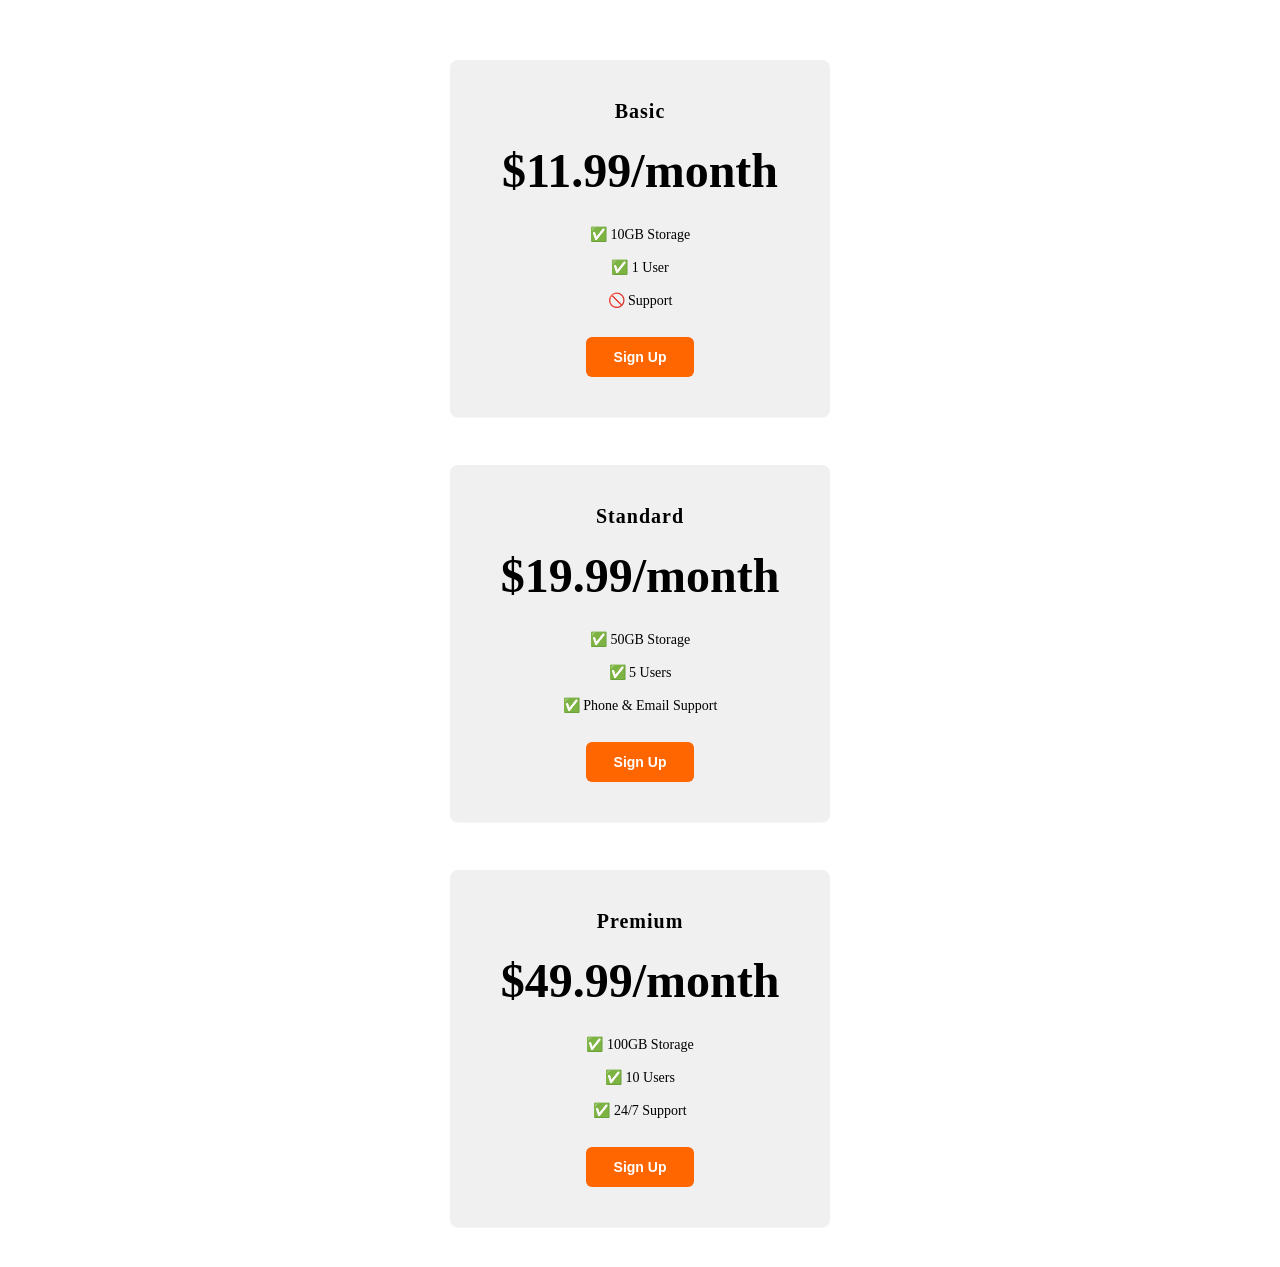
<file: index.html>
<!DOCTYPE html>
<html>
  <head>
    <title>Flexbox Pricing Table</title>
    <!-- removed Google font links -->
    <style>
      body {
        align-items: center;
        justify-content: center;
        margin: 0;
        padding: 40px 20px;
        background-color: #ffffff;
      }

      .pricing-container {
        display: flex;
        justify-content: center;
        gap: 20px;
        flex-wrap: wrap;
        max-width: 1200px;
        margin: 0 auto;
        align-items: flex-start;
      }

      .pricing-plan {
        background-color: #f0f0f0;
        border-radius: 8px;
        padding: 30px 20px;
        width: 320px;
        text-align: center;
        display: flex;
        flex-direction: column;
        gap: 20px;
        box-shadow: 0 1px 0 rgba(0, 0, 0, 0.04);
      }

      .plan-title {
        font-size: 20px;
        font-weight: 700;
        letter-spacing: 1px;
      }

      .plan-price {
        font-size: 48px;
        font-weight: 700;
      }

      .plan-features {
        list-style: none;
        padding: 0;
        margin: 0;
        flex-grow: 1;
      }

      .plan-features li {
        padding: 8px 0;
        font-size: 14px;
      }

      .plan-button {
        background-color: #ff6600;
        color: white;
        border: none;
        padding: 12px 28px;
        font-size: 14px;
        font-weight: 700;
        border-radius: 6px;
        cursor: pointer;
        align-self: center;
      }

      .plan-button:hover {
        background-color: #e55a00;
      }

      @media (max-width: 1300px) {
        .pricing-container {
          flex-direction: column;
          align-items: center;
          gap: 48px;
          padding-top: 20px;
        }

        .pricing-plan {
          width: 320px;

          padding: 40px 30px;
        }
      }

      @media (max-width: 768px) {
        .plan-price {
          font-size: 48px;
        }
      }

      @media (max-width: 480px) {
        .plan-price {
          font-size: 40px;
        }

        .plan-features li {
          font-size: 13px;
        }

        .pricing-plan {
          padding: 24px 18px;
        }
      }
    </style>
  </head>

  <body>
    <div class="pricing-container">
      <div class="pricing-plan">
        <div class="plan-title">Basic</div>
        <div class="plan-price">$11.99/month</div>
        <ul class="plan-features">
          <li>✅ 10GB Storage</li>
          <li>✅ 1 User</li>
          <li>🚫 Support</li>
        </ul>
        <button class="plan-button">Sign Up</button>
      </div>

      <div class="pricing-plan">
        <div class="plan-title">Standard</div>
        <div class="plan-price">$19.99/month</div>
        <ul class="plan-features">
          <li>✅ 50GB Storage</li>
          <li>✅ 5 Users</li>
          <li>✅ Phone &amp; Email Support</li>
        </ul>
        <button class="plan-button">Sign Up</button>
      </div>

      <div class="pricing-plan">
        <div class="plan-title">Premium</div>
        <div class="plan-price">$49.99/month</div>
        <ul class="plan-features">
          <li>✅ 100GB Storage</li>
          <li>✅ 10 Users</li>
          <li>✅ 24/7 Support</li>
        </ul>
        <button class="plan-button">Sign Up</button>
      </div>
    </div>
  </body>
</html>
</file>
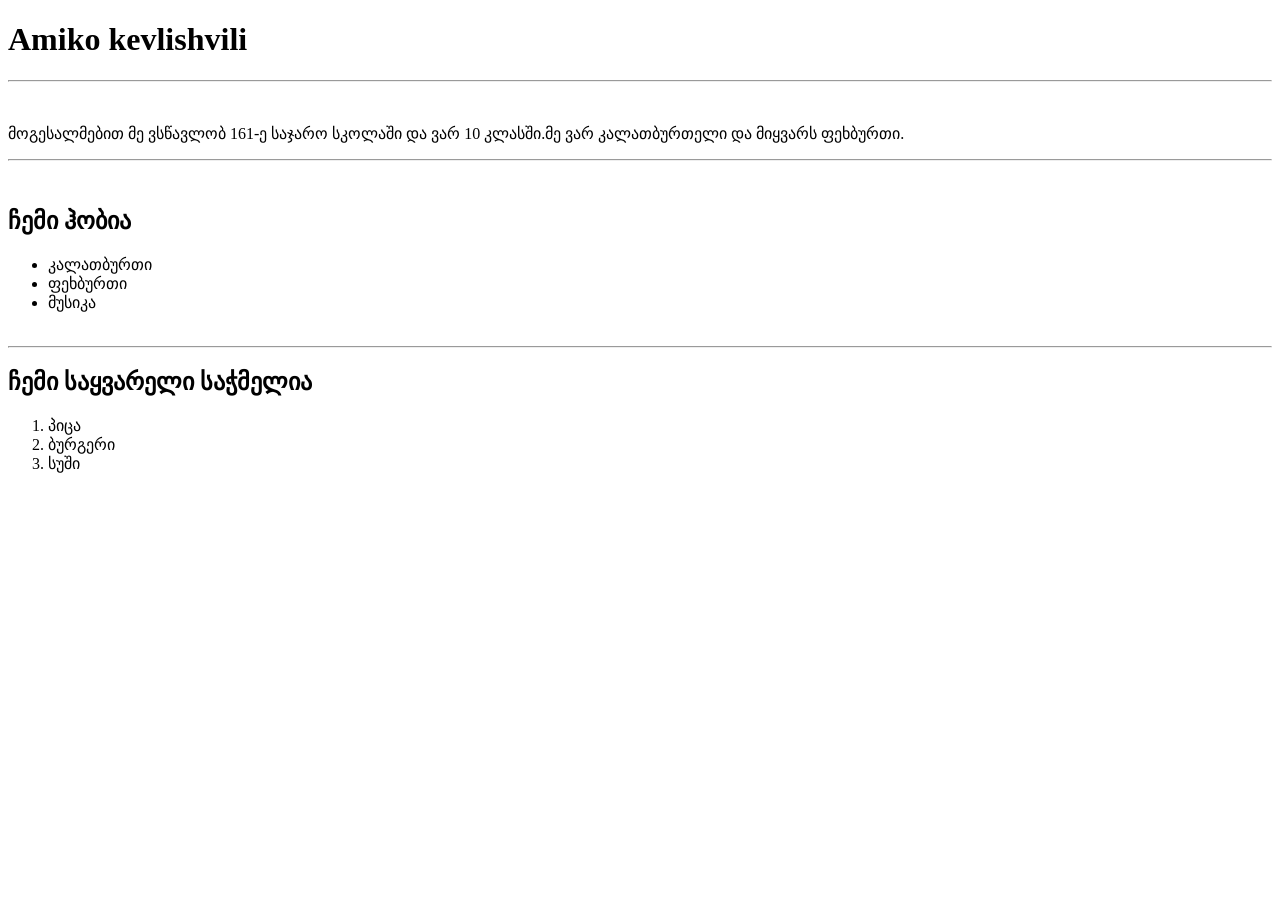
<file: my bio/index.html>
<!DOCTYPE html>
<html lang="en">
  <head>
    <meta charset="UTF-8" />
    <meta name="viewport" content="width=device-width, initial-scale=1.0" />
    <title>Document</title>
  </head>
  <body>
    <h1>Amiko kevlishvili</h1>
    <hr />
    <br />
    <p>
      მოგესალმებით მე ვსწავლობ 161-ე საჯარო სკოლაში და ვარ 10 კლასში.მე ვარ
      კალათბურთელი და მიყვარს ფეხბურთი.
    </p>
    <hr />
    <br />
    <h2>ჩემი ჰობია</h2>
    <ul>
      <li>კალათბურთი</li>
      <li>ფეხბურთი</li>
      <li>მუსიკა</li>
      <br />
    </ul>
    <hr />
    <h2>ჩემი საყვარელი საჭმელია</h2>
    <ol>
      <li>პიცა</li>
      <li>ბურგერი</li>
      <li>სუში</li>
    </ol>
  </body>
</html>
</file>
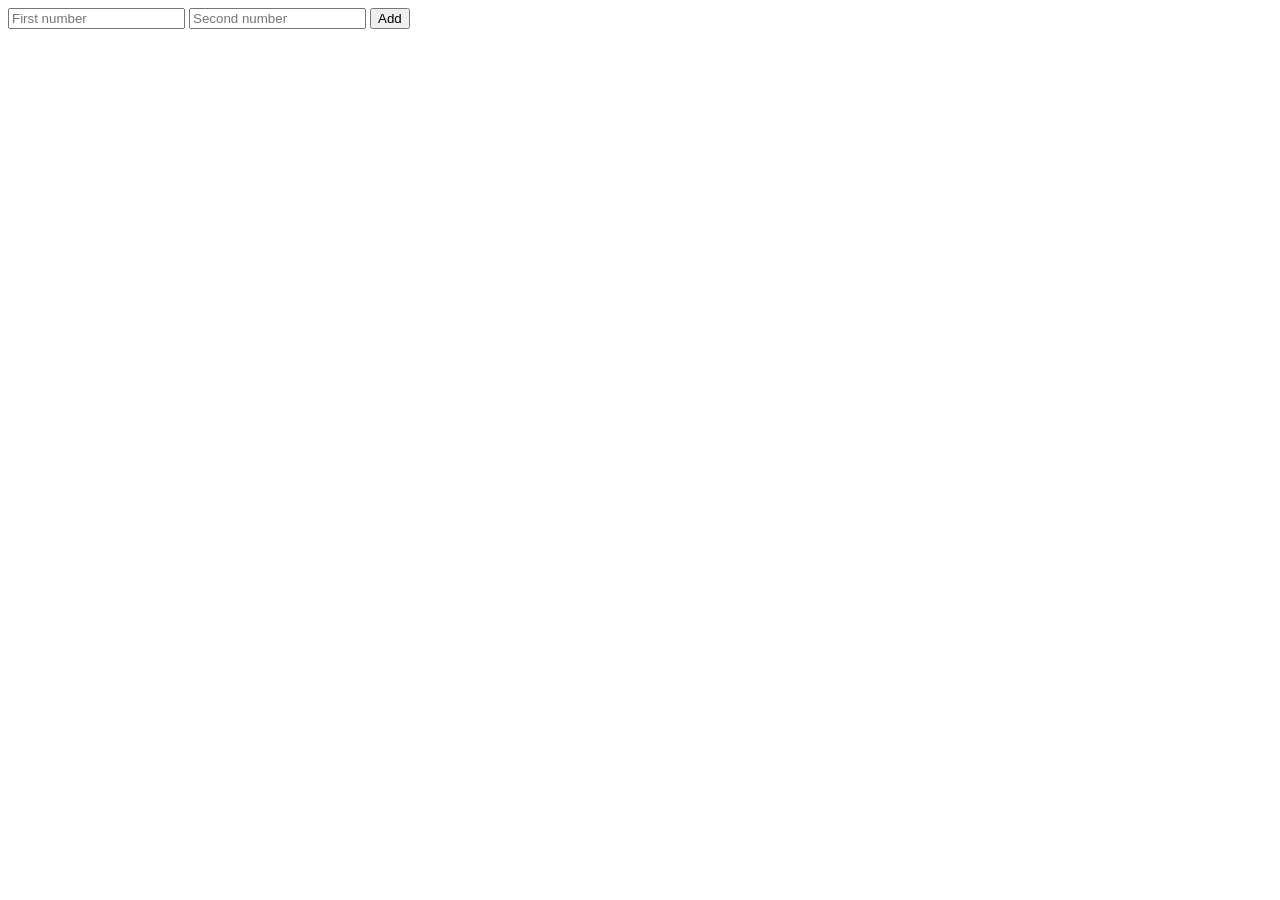
<file: java.html>
<!doctype html>
<html>
  <head>
    <title>numbers</title>
  </head>
  <body>
    <input id="num1" type="number" placeholder="First number" />
    <input id="num2" type="number" placeholder="Second number" />
    <button id="addBtn">Add</button>
    <p id="result"></p>

    <script>
      document.getElementById("addBtn").onclick = function () {
        let number1 = Number(document.getElementById("num1").value);
        let number2 = Number(document.getElementById("num2").value);

        let sum = number1 + number2;

        document.getElementById("result").innerHTML = "Result: " + sum;
      };
    </script>
  </body>
</html>
</file>
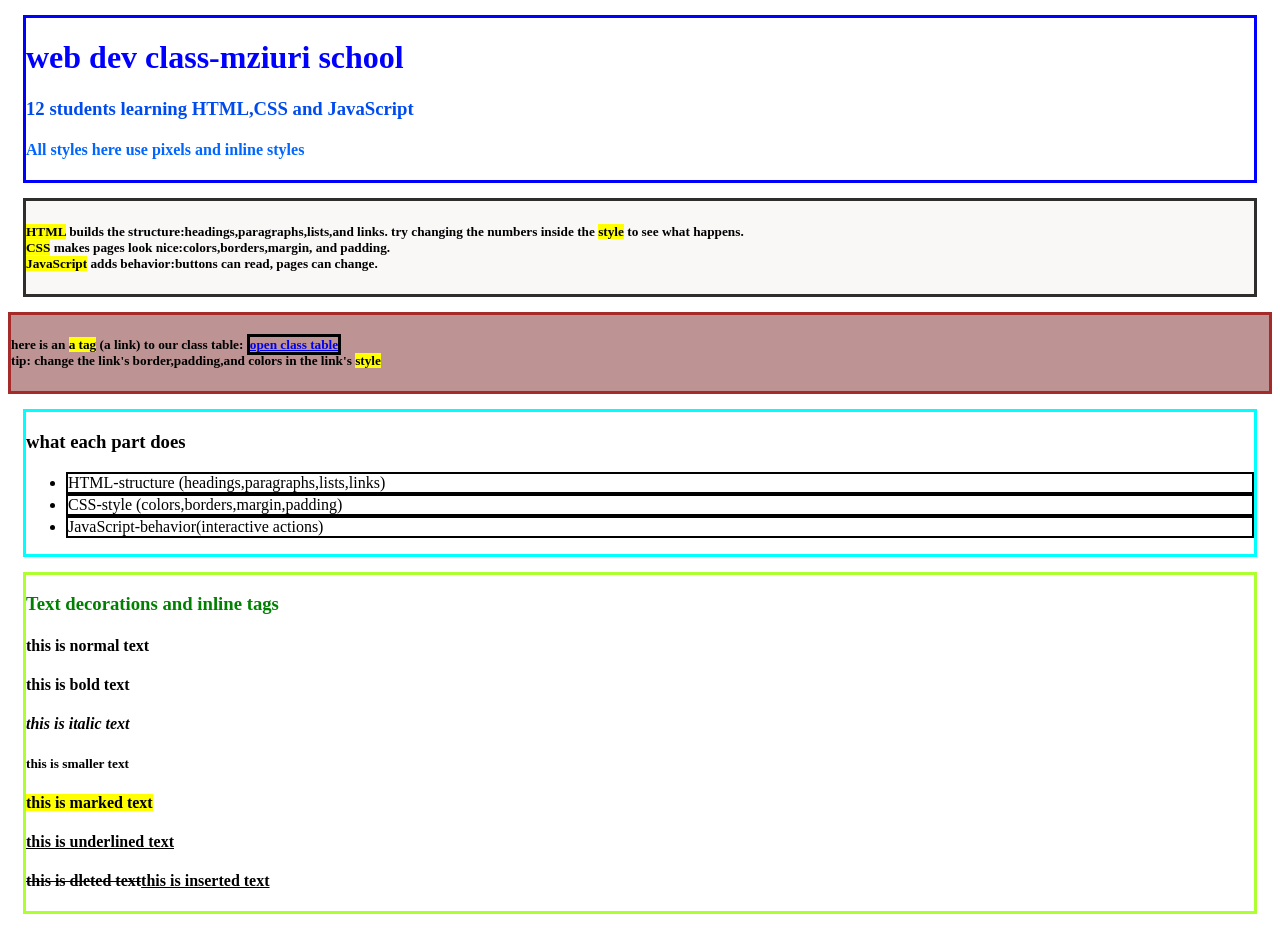
<file: my class.html>
<!DOCTYPE html>
<html lang="en">
  <head>
    <meta charset="UTF-8" />
    <meta name="viewport" content="width=device-width, initial-scale=1.0" />
    <title>Document</title>
  </head>
  <body>
    <div style="border: 3px solid blue; margin: 15px">
      <h1 style="color: blue">web dev class-mziuri school</h1>
      <h3 style="color: rgb(0, 75, 238)">
        12 students learning HTML,CSS and JavaScript
      </h3>
      <h4 style="color: rgb(0, 102, 255)">
        All styles here use pixels and inline styles
      </h4>
    </div>
    <div
      style="
        border: 3px solid rgb(46, 46, 46);
        margin: 15px;
        background-color: rgb(250, 247, 247);
      "
    >
      <h5>
        <span style="background-color: yellow">HTML</span> builds the
        structure:headings,paragraphs,lists,and links. try changing the numbers
        inside the <span style="background-color: yellow">style</span> to see
        what happens. <br /><span style="background-color: yellow">CSS</span>
        makes pages look nice:colors,borders,margin, and padding.
        <br /><span style="background-color: yellow">JavaScript</span> adds
        behavior:buttons can read, pages can change.
      </h5>
    </div>
    <div style="border: 3px solid brown; background-color: rgb(189, 147, 147)">
      <h5>
        here is an <span style="background-color: yellow">a tag</span> (a link)
        to our class table:
        <a style="border: 3px solid black" href="my class.html"
          >open class table</a
        >
        <br />
        tip: change the link's border,padding,and colors in the link's
        <span style="background-color: yellow">style</span>
      </h5>
    </div>
    <div style="border: 3px solid cyan; margin: 15px">
      <h3>what each part does</h3>
      <ul>
        <li style="border: 2px solid black">
          HTML-structure (headings,paragraphs,lists,links)
        </li>
        <li style="border: 2px solid black">
          CSS-style (colors,borders,margin,padding)
        </li>
        <li style="border: 2px solid black">
          JavaScript-behavior(interactive actions)
        </li>
      </ul>
    </div>
    <div style="border: 3px solid greenyellow; margin: 15px">
      <h3 style="color: green">Text decorations and inline tags</h3>
      <h4>this is normal text</h4>
      <h4><b>this is bold text</b></h4>
      <h4><i>this is italic text</i></h4>
      <h4><small>this is smaller text</small></h4>
      <h4><mark>this is marked text</mark></h4>
      <h4><u>this is underlined text</u></h4>
      <h4><del>this is dleted text</del><ins>this is inserted text</ins></h4>
    </div>
  </body>
</html>
</file>
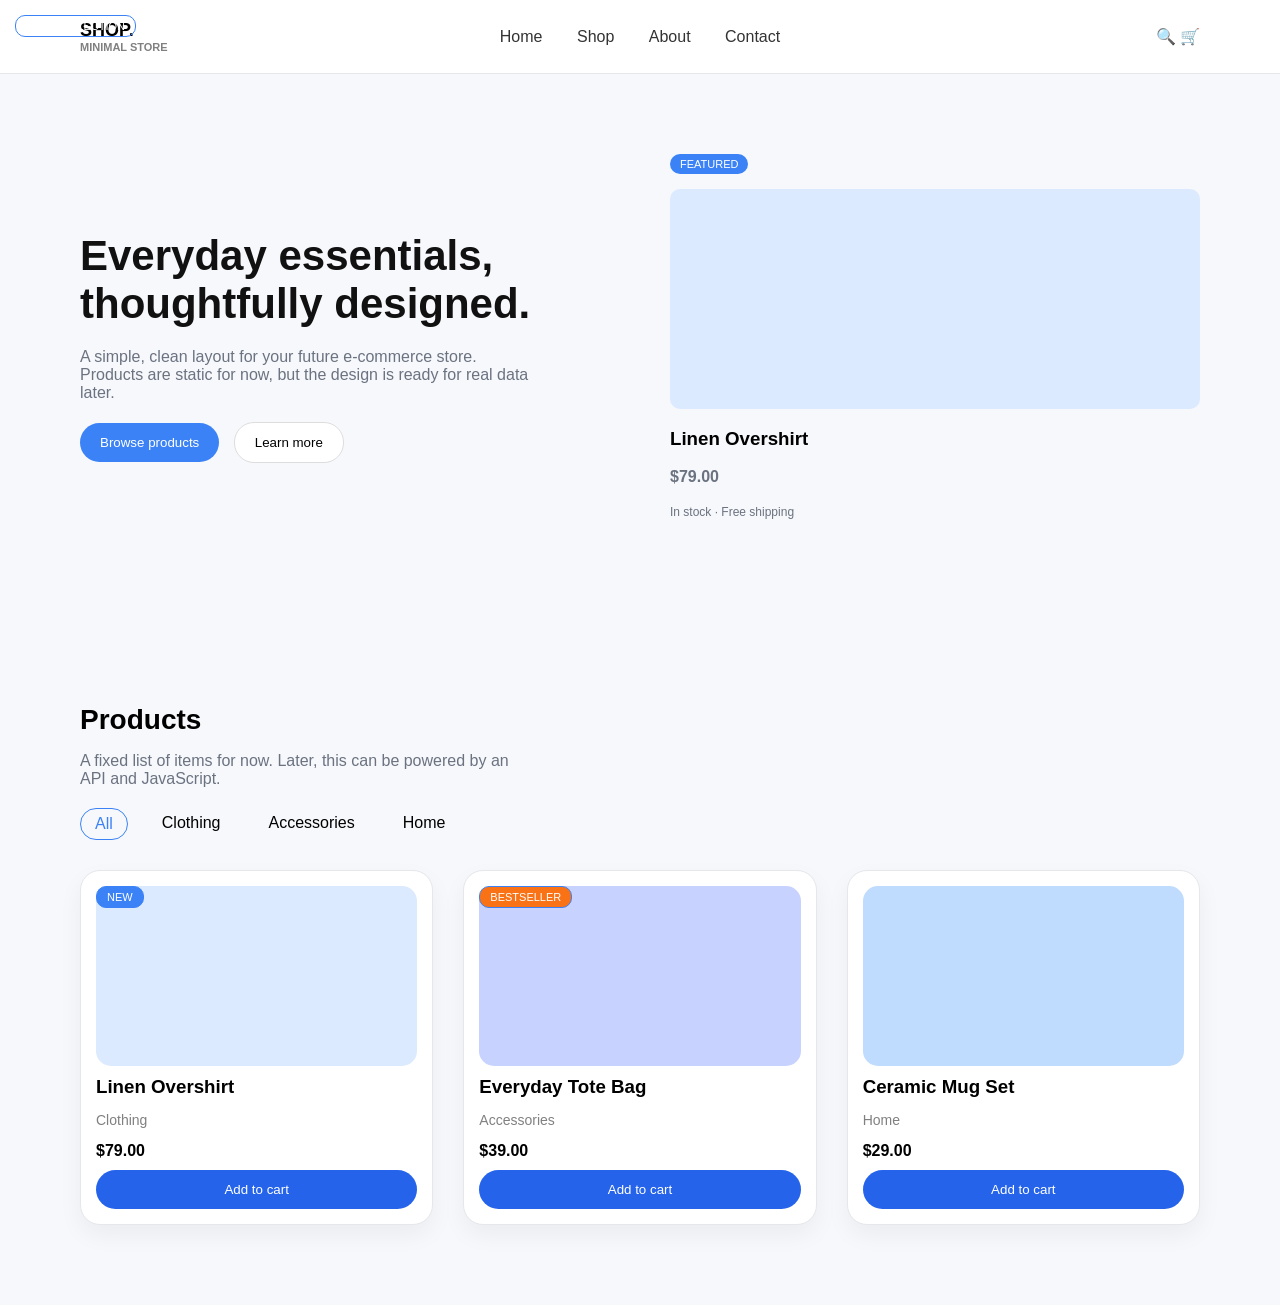
<file: store.html>
<!doctype html>
<html lang="en">
  <head>
    <meta charset="UTF-8" />
    <title>Minimal Store</title>
    <link rel="stylesheet" href="store.css" />
  </head>

  <body>
    <header class="navbar">
      <div class="logo">
        SHOP.
        <div class="sub">MINIMAL STORE</div>
      </div>

      <nav>
        <a href="#">Home</a>
        <a href="#">Shop</a>
        <a href="#">About</a>
        <a href="#">Contact</a>
      </nav>

      <div class="icons">🔍 🛒</div>
    </header>

    <section class="hero">
      <div class="hero-left">
        <div class="badge">NEW COLLECTION</div>

        <h1>Everyday essentials, thoughtfully designed.</h1>

        <p>
          A simple, clean layout for your future e-commerce store. Products are
          static for now, but the design is ready for real data later.
        </p>

        <div class="buttons">
          <button class="primary" onclick="browse()">Browse products</button>
          <button class="secondary">Learn more</button>
        </div>
      </div>

      <div class="hero-right">
        <div class="product-card">
          <div class="featured">FEATURED</div>

          <div class="image"></div>

          <h3>Linen Overshirt</h3>
          <p class="price">$79.00</p>

          <span class="stock">In stock · Free shipping</span>
        </div>
      </div>
    </section>

    <section class="products">
      <h2>Products</h2>
      <p class="subtext">
        A fixed list of items for now. Later, this can be powered by an API and
        JavaScript.
      </p>

      <div class="filter">
        <span class="active">All</span>
        <span>Clothing</span>
        <span>Accessories</span>
        <span>Home</span>
      </div>

      <div class="grid">
        <div class="card">
          <div class="badge blue">NEW</div>
          <div class="img"></div>
          <h3>Linen Overshirt</h3>
          <p>Clothing</p>
          <span>$79.00</span>
          <button>Add to cart</button>
        </div>

        <div class="card">
          <div class="badge orange">BESTSELLER</div>
          <div class="img img2"></div>
          <h3>Everyday Tote Bag</h3>
          <p>Accessories</p>
          <span>$39.00</span>
          <button>Add to cart</button>
        </div>

        <div class="card">
          <div class="img img3"></div>
          <h3>Ceramic Mug Set</h3>
          <p>Home</p>
          <span>$29.00</span>
          <button>Add to cart</button>
        </div>
      </div>
    </section>
  </body>
</html>
</file>
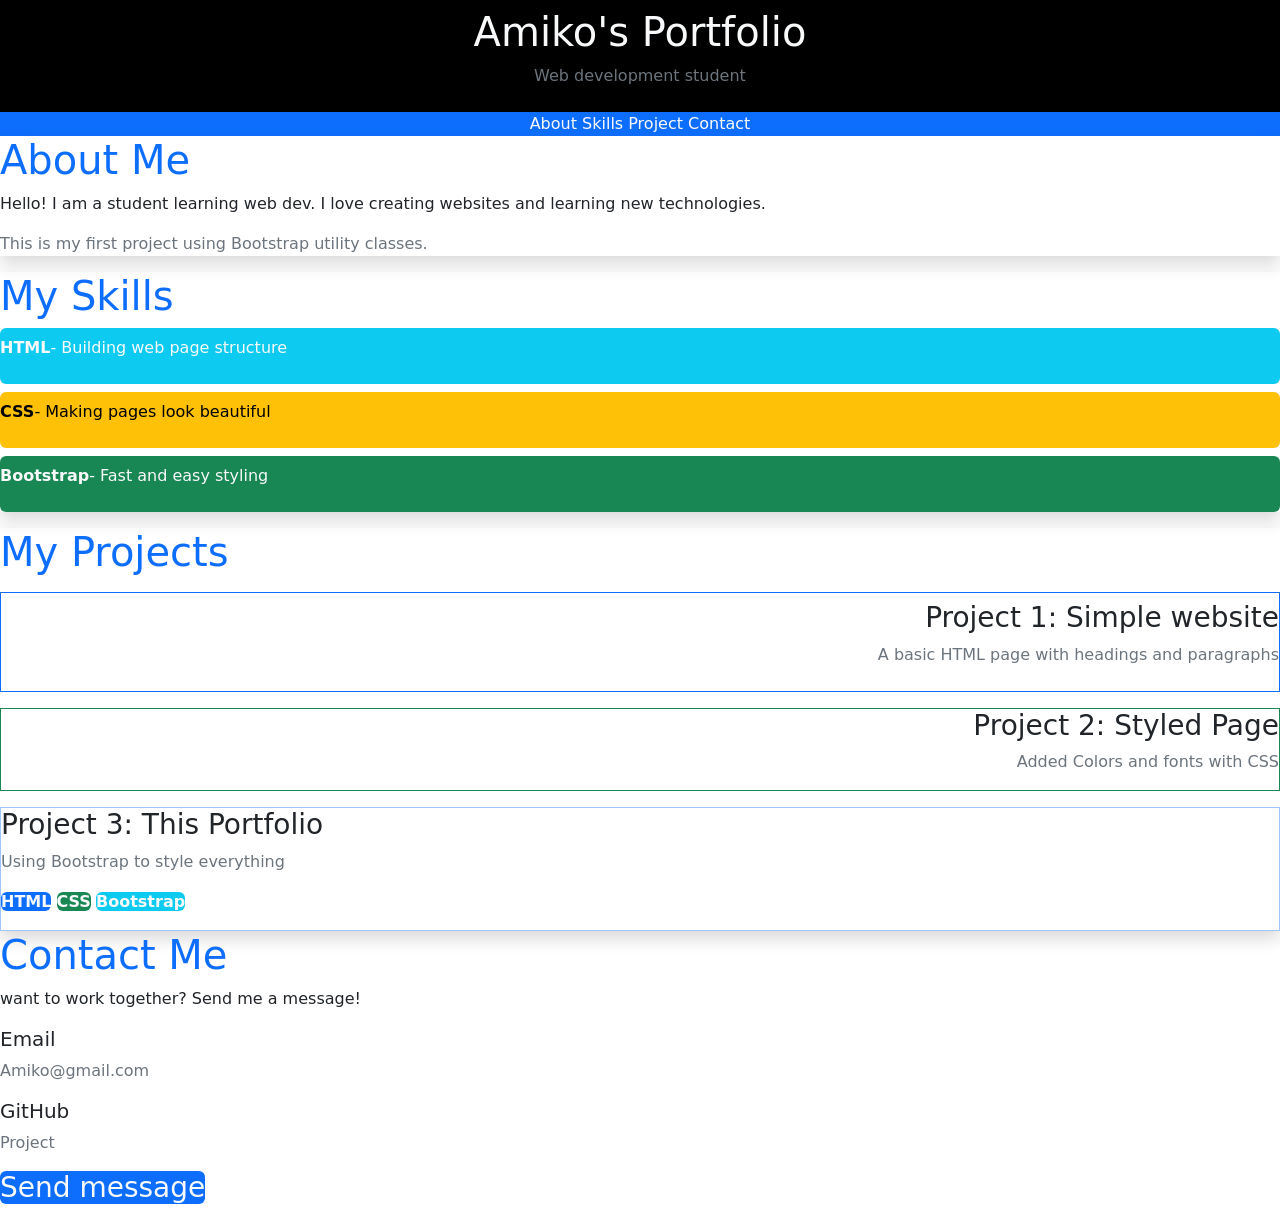
<file: my bio/bootstrap.html>
<!DOCTYPE html>
<html lang="en">
  <head>
    <meta charset="UTF-8" />
    <meta name="viewport" content="width=device-width, initial-scale=1.0" />
    <title>Document</title>
    <link
      href="https://cdn.jsdelivr.net/npm/bootstrap@5.3.8/dist/css/bootstrap.min.css"
      rel="stylesheet"
      integrity="sha384-sRIl4kxILFvY47J16cr9ZwB07vP4J8+LH7qKQnuqkuIAvNWLzeN8tE5YBujZqJLB"
      crossorigin="anonymous"
    />
    <script
      src="https://cdn.jsdelivr.net/npm/bootstrap@5.3.8/dist/js/bootstrap.bundle.min.js"
      integrity="sha384-FKyoEForCGlyvwx9Hj09JcYn3nv7wiPVlz7YYwJrWVcXK/BmnVDxM+D2scQbITxI"
      crossorigin="anonymous"
    ></script>
  </head>
  <body>
    <script
      src="https://cdn.jsdelivr.net/npm/bootstrap@5.3.8/dist/js/bootstrap.bundle.min.js"
      integrity="sha384-FKyoEForCGlyvwx9Hj09JcYn3nv7wiPVlz7YYwJrWVcXK/BmnVDxM+D2scQbITxI"
      crossorigin="anonymous"
    ></script>
    <div class="bg-black text-center py-2">
      <h1 class="text-light">Amiko's Portfolio</h1>
      <p class="text-secondary">Web development student</p>
    </div>

    <div class="text-light bg-primary text-center">
      About Skills Project Contact
    </div>
    <div class="Regular shadow">
      <h1 class="text-primary">About Me</h1>
      <p>
        Hello! I am a student learning web dev. I love creating websites and
        learning new technologies.
      </p>
      <p class="text-secondary">
        This is my first project using Bootstrap utility classes.
      </p>
    </div>

    <div class="Regular shadow my-3">
      <h1 class="text-primary">My Skills</h1>
      <div class="bg-info text-light rounded py-2">
        <p><span class="fw-bold">HTML</span>- Building web page structure</p>
      </div>

      <div class="text-black bg-warning rounded py-2 my-2">
        <p><span class="fw-bold">CSS</span>- Making pages look beautiful</p>
      </div>

      <div class="bg-success text-light rounded py-2">
        <p><span class="fw-bold">Bootstrap</span>- Fast and easy styling</p>
      </div>
    </div>
    <div class="Regular shadow">
      <h1 class="text-primary">My Projects</h1>
      <div class="text-end border border-primary py-2 my-3">
        <h3>Project 1: Simple website</h3>
        <p class="text-secondary">
          A basic HTML page with headings and paragraphs
        </p>
      </div>
      <div class="text-end border border-success my-3">
        <h3>Project 2: Styled Page</h3>
        <p class="text-secondary">Added Colors and fonts with CSS</p>
      </div>
      <div class="border border-primary-subtle">
        <h3>Project 3: This Portfolio</h3>
        <p class="text-secondary">Using Bootstrap to style everything</p>
        <p>
          <span class="bg-primary rounded fw-bold text-light">HTML</span>
          <span class="bg-success rounded fw-bold text-light">CSS</span>
          <span class="bg-info rounded fw-bold text-light">Bootstrap</span>
        </p>
      </div>
    </div>

    <div>
      <h1 class="text-primary">Contact Me</h1>
      <p>want to work together? Send me a message!</p>
      <div style="color: F8F9FA" class="rounded">
        <h5>Email</h5>
        <p class="text-secondary">Amiko@gmail.com</p>
      </div>

      <div style="color: F8F9FA" class="rounded">
        <h5>GitHub</h5>
        <p class="text-secondary">Project</p>
      </div>

      <div>
        <h3><span class="rounded bg-primary text-light">Send message</span></h3>
      </div>
    </div>
  </body>
</html>
</file>
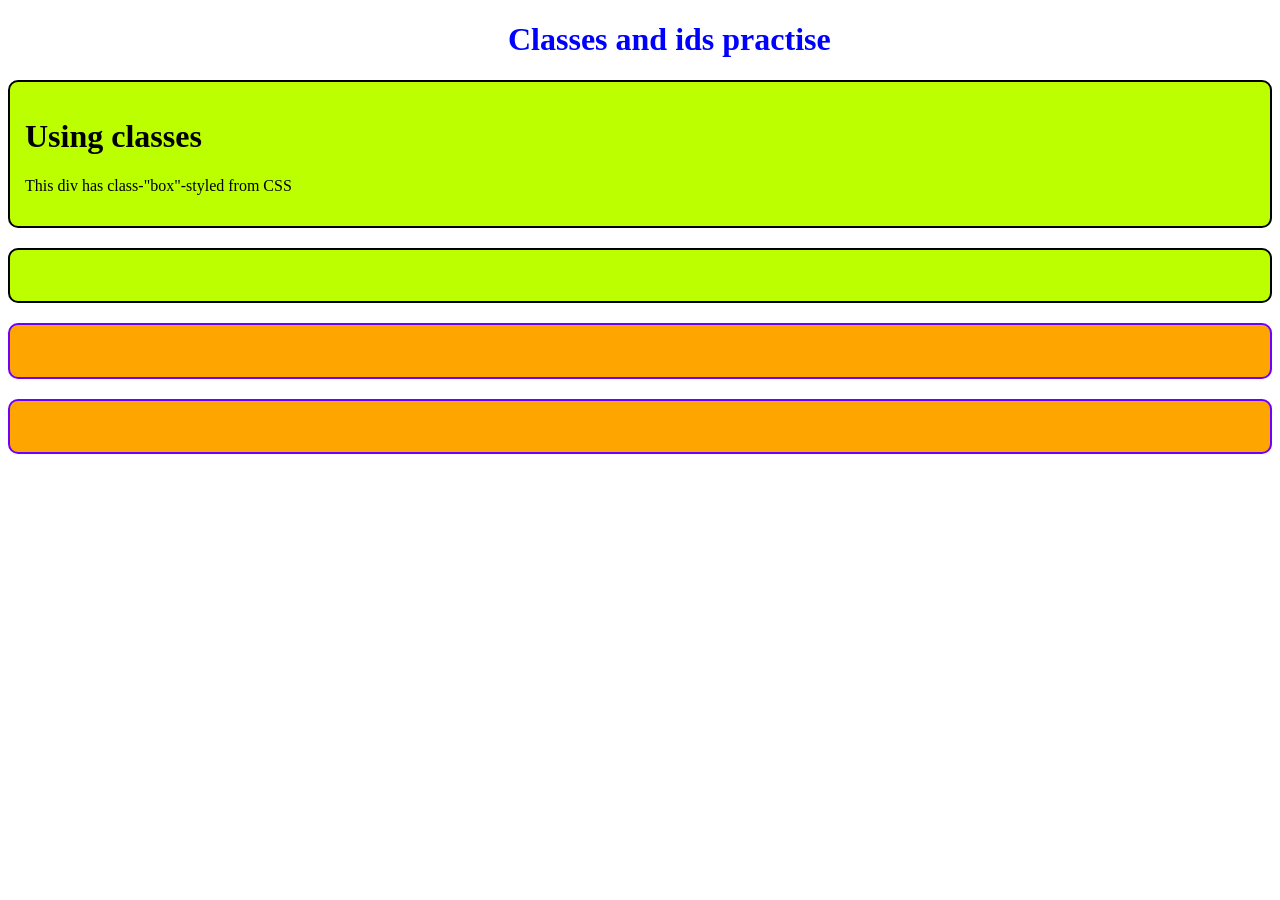
<file: my bio/code.html>
<!DOCTYPE html>
<html lang="en">
  <head>
    <meta charset="UTF-8" />
    <meta name="viewport" content="width=device-width, initial-scale=1.0" />
    <title>Document</title>
  </head>
  <body>
    <style>
      .paragraph {
        background-color: rgb(187, 255, 0);
        border: 2px solid rgb(0, 0, 0);
        padding: 15px;
        border-radius: 10px;
        margin-top: 20px;
      }
      .unc {
        background-color: rgb(187, 255, 0);
        border: 2px solid rgb(0, 0, 0);
        padding: 15px;
        border-radius: 10px;
        margin-top: 20px;
      }
      .padding {
        background-color: orange;
        border: 2px solid rgb(111, 0, 255);
        padding: 15px;
        border-radius: 10px;
        margin-top: 20px;
      }
    </style>
    <h1 style="color: blue; padding-left: 500px">Classes and ids practise</h1>
    <div class="paragraph">
      <h1>Using classes</h1>
      <p>This div has class-"box"-styled from CSS</p>
    </div>
    <div class="unc">
      <h1></h1>
      <p></p>
    </div>
    <div class="padding">
      <h1></h1>
      <p></p>
    </div>

    <div class="padding">
      <h1></h1>
      <p></p>
    </div>
  </body>
</html>
</file>
<file: store.css>
body {
  margin: 0;
  font-family: Arial;
  background: #f6f8fb;
}

.navbar {
  display: grid;
  grid-template-columns: 1fr auto 1fr;
  align-items: center;
  padding: 20px 80px;
  background: white;
  border-bottom: 1px solid #e5e7eb;
}

.logo {
  font-weight: bold;
  font-size: 18px;
}

.sub {
  font-size: 11px;
  color: gray;
}

nav {
  justify-self: center;
}

nav a {
  margin: 0 15px;
  text-decoration: none;
  color: #333;
}

.icons {
  justify-self: end;
}

.hero {
  display: grid;
  grid-template-columns: 1fr 1fr;
  gap: 60px;
  padding: 80px;
  align-items: center;
}

.badge {
  border: 1px solid #3b82f6;
  color: #3b82f6;
  padding: 6px 14px;
  border-radius: 20px;
  font-size: 12px;
  display: inline-block;
}

h1 {
  font-size: 42px;
  margin: 20px 0;
  color: #111;
}

p {
  color: #6b7280;
  max-width: 450px;
}

.buttons {
  margin-top: 20px;
}

.primary {
  background: #3b82f6;
  color: white;
  border: none;
  padding: 12px 20px;
  border-radius: 20px;
  cursor: pointer;
}

.secondary {
  background: white;
  border: 1px solid #ddd;
  padding: 12px 20px;
  border-radius: 20px;
  margin-left: 10px;
  cursor: pointer;
}

.card {
  background: white;
  padding: 25px;
  border-radius: 20px;
  border: 1px solid #e5e7eb;
  box-shadow: 0 10px 25px rgba(0, 0, 0, 0.05);
}

.featured {
  background: #3b82f6;
  color: white;
  padding: 4px 10px;
  border-radius: 10px;
  font-size: 11px;
  display: inline-block;
}

.image {
  height: 220px;
  background: #dbeafe;
  border-radius: 10px;
  margin: 15px 0;
}

.price {
  font-weight: bold;
}

.stock {
  font-size: 12px;
  color: #6b7280;
}
.products {
  padding: 80px;
}

.products h2 {
  font-size: 28px;
  margin-bottom: 10px;
}

.subtext {
  color: #6b7280;
  margin-bottom: 20px;
}

.filter {
  display: flex;
  gap: 20px;
  margin-bottom: 30px;
}

.filter span {
  padding: 6px 14px;
  border-radius: 20px;
  cursor: pointer;
}

.filter .active {
  border: 1px solid #3b82f6;
  color: #3b82f6;
}

.grid {
  display: grid;
  grid-template-columns: repeat(3, 1fr);
  gap: 30px;
}

.card {
  background: white;
  padding: 15px;
  border-radius: 20px;
  border: 1px solid #e5e7eb;
  position: relative;
}

.img {
  height: 180px;
  background: #dbeafe;
  border-radius: 15px;
  margin-bottom: 10px;
}

.img2 {
  background: #c7d2fe;
}

.img3 {
  background: #bfdbfe;
}

.card h3 {
  margin: 10px 0 5px;
}

.card p {
  color: gray;
  font-size: 14px;
}

.card span {
  font-weight: bold;
  display: block;
  margin: 5px 0 10px;
}

.badge {
  position: absolute;
  top: 15px;
  left: 15px;
  padding: 4px 10px;
  border-radius: 10px;
  font-size: 11px;
  color: white;
}

.blue {
  background: #3b82f6;
}

.orange {
  background: #f97316;
}

.card button {
  width: 100%;
  padding: 12px;
  border: none;
  border-radius: 20px;
  background: #2563eb;
  color: white;
  cursor: pointer;
}
</file>
